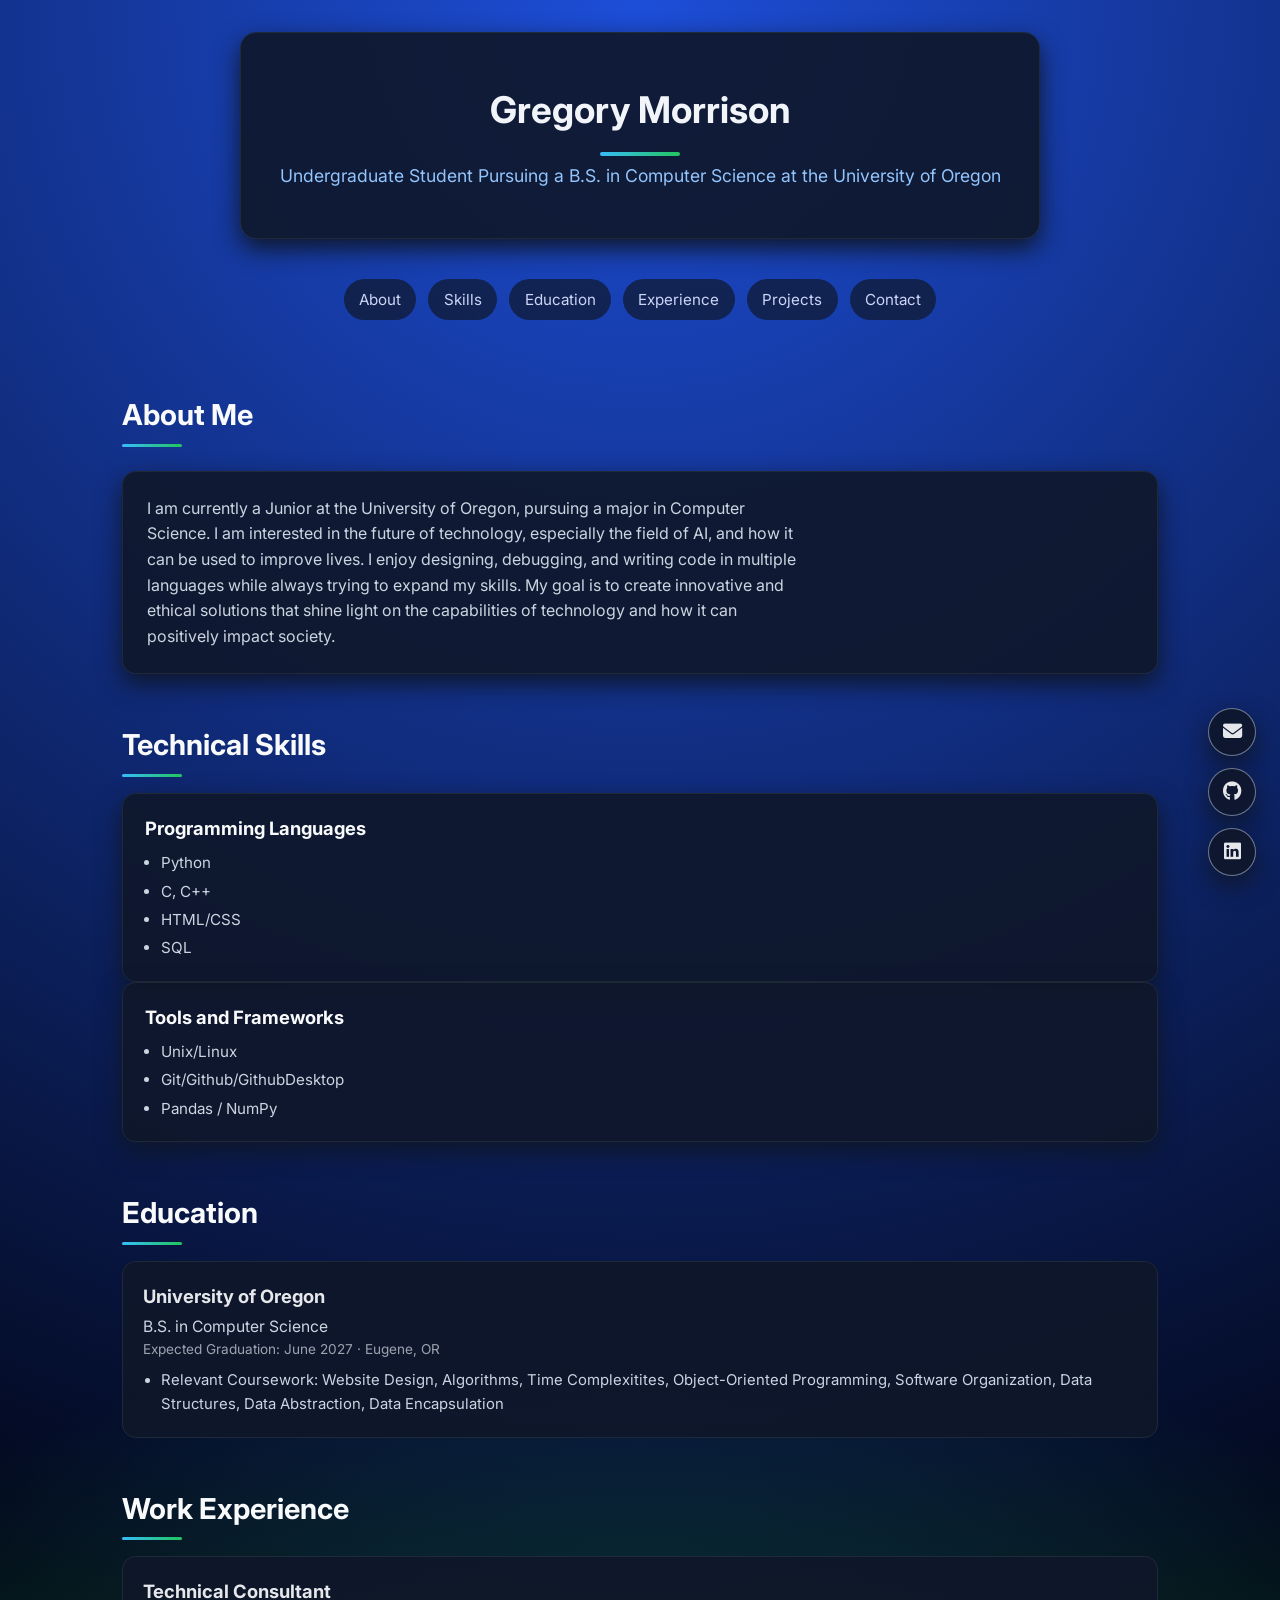
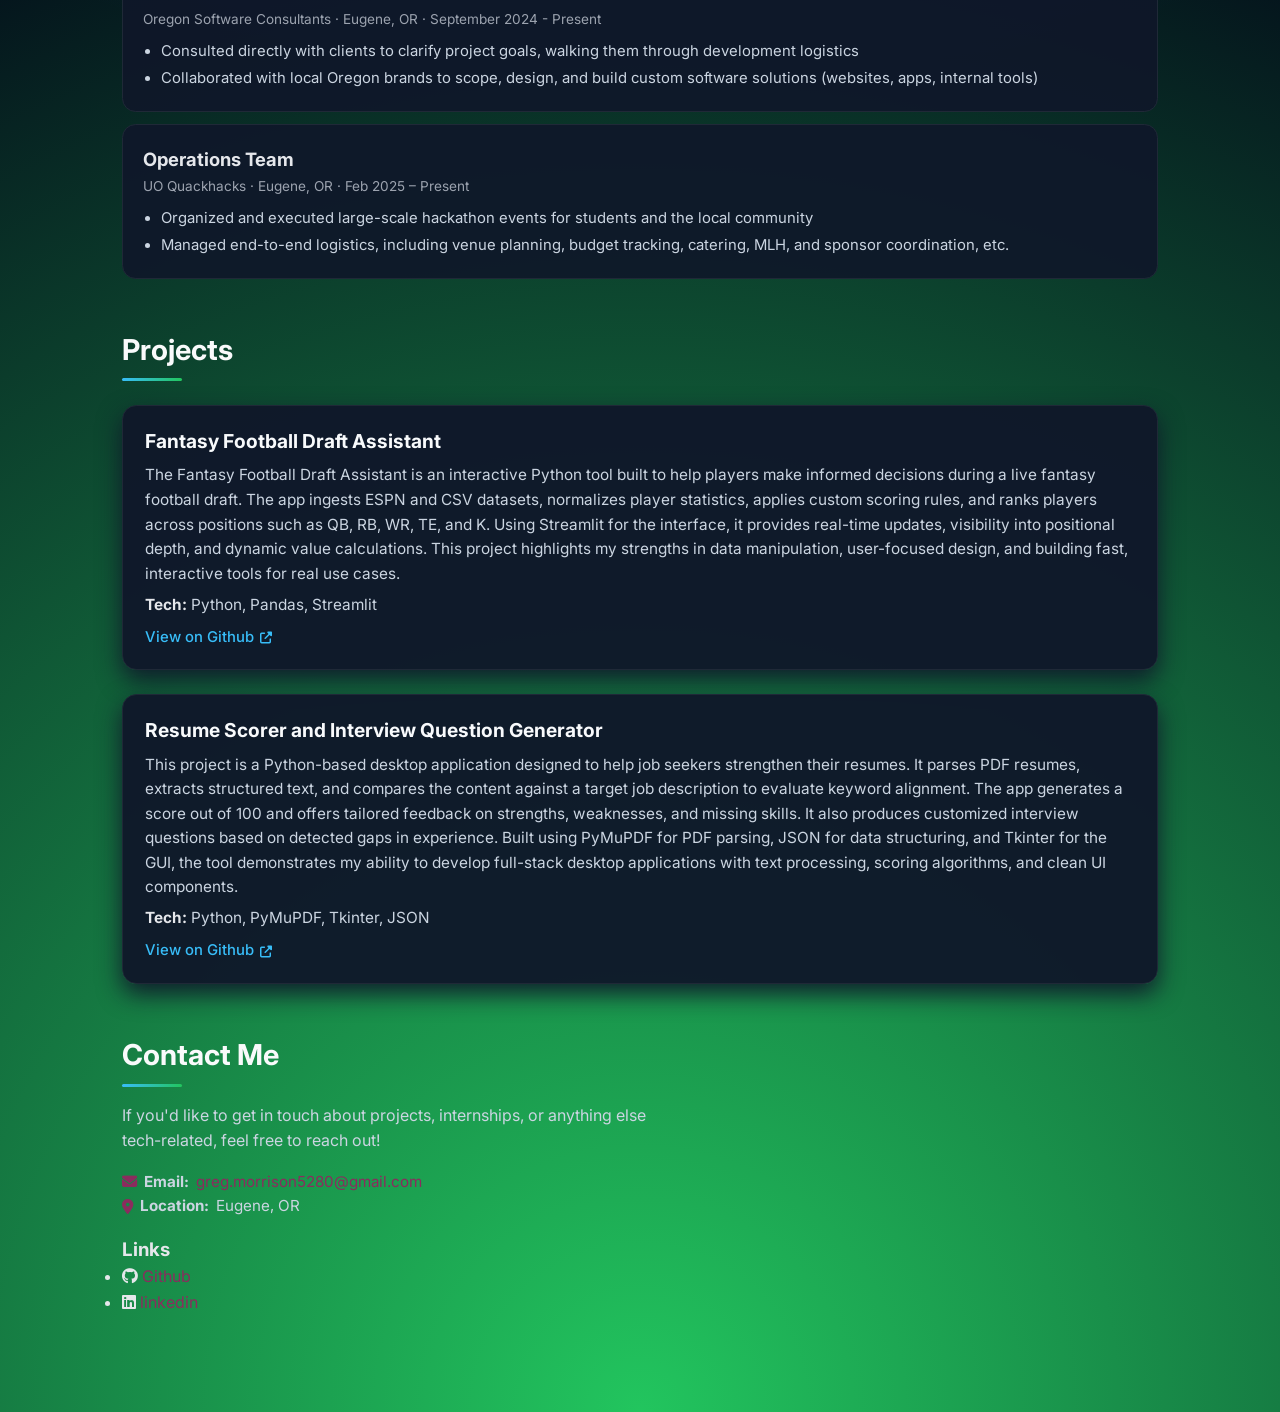
<file: index.html>
<!DOCTYPE html>
<html>
    <head>
        <meta charset = "UTF-8"> 
        <meta name="viewport" content="width=device-width, initial-scale=1.0">
        <title> Gregory Morrison | Portfolio</title>

        <link rel="stylesheet" href="https://cdnjs.cloudflare.com/ajax/libs/font-awesome/6.5.0/css/all.min.css">
        <link href="https://fonts.googleapis.com/css2?family=Inter:wght@400;500;600;700&display=swap" rel="stylesheet">
         <link rel="stylesheet" href="styles.css">

    </head>
    <body>
        <header class="hero-header">
            <h1> Gregory Morrison </h1>
            <p> Undergraduate Student Pursuing a B.S. in Computer Science at the University of Oregon </p>
        </header>

        <nav class="nav-links">
            <a href="#about">About</a>
            <a href="#skills">Skills</a>
            <a href="#education">Education</a>
            <a href="#experience">Experience</a>
            <a href="#projects">Projects</a>
            <a href="#contact">Contact</a>
        </nav>

        <main>
            <section id="about">
                <h2>About Me</h2>
                <div class="about-card">
                    <p>I am currently a Junior at the University of Oregon, pursuing a major in Computer Science. 
                I am interested in the future of technology, especially the field of AI, and how it can be used to improve lives. 
                I enjoy designing, debugging, and writing code in multiple languages while always trying to expand my skills. 
                My goal is to create innovative and ethical solutions that shine light on the capabilities of technology and how it can positively impact society.
                   </p>
                </div>
            </section>

            <section id="skills">
                <h2>Technical Skills</h2>

                <div class="skill-grid-match">

                <div class="skill-card-match">
                    <h3>Programming Languages</h3>
                <ul>
                    <li>Python</li>
                    <li>C, C++</li>
                    <li>HTML/CSS</li>
                    <li>SQL</li>
                </ul>
            </div>

            <div class="skill-card-match">
                <h3>Tools and Frameworks</h3>
                <ul>
                    <li>Unix/Linux</li>
                    <li>Git/Github/GithubDesktop</li>
                    <li>Pandas / NumPy</li>
                </ul>
            </div>
            </section>

            <section id="education">
                <h2>Education</h2>

                <div class="edu-item">
                    <h3>University of Oregon</h3>
                    <p class="edu-degree">B.S. in Computer Science</p>
                    <p class="edu-meta">Expected Graduation: June 2027 · Eugene, OR</p>
                    <ul>
                        <li>Relevant Coursework: Website Design, Algorithms, Time Complexitites, Object-Oriented Programming, Software Organization, Data Structures, Data Abstraction, Data Encapsulation </li>
                    </ul>
                </div>
            </section>

            <section id="experience">
                <h2>Work Experience</h2>

                <div class="exp-item">
                    <h3>Technical Consultant</h3>
                    <p class="exp-meta">Oregon Software Consultants · Eugene, OR · September 2024 - Present</p>
                    <ul>
                        <li>Consulted directly with clients to clarify project goals, walking them through development logistics</li>
                        <li>Collaborated with local Oregon brands to scope, design, and build custom software solutions (websites, apps, internal tools)</li>
                    </ul>
                </div>

                <div class="exp-item">
                    <h3>Operations Team</h3>
                    <p class="exp-meta">UO Quackhacks · Eugene, OR · Feb 2025 – Present</p>
                    <ul>
                        <li>Organized and executed large-scale hackathon events for students and the local community</li>
                        <li>Managed end-to-end logistics, including venue planning, budget tracking, catering, MLH, and sponsor coordination, etc.</li>
                    </ul>
                </div>
            </section>


            <section id="projects">
                <h2>Projects</h2>

                <div class="project-card">
                    <h3>Fantasy Football Draft Assistant</h3>
                    <p>The Fantasy Football Draft Assistant is an interactive Python tool built to help players make informed decisions during a live fantasy football draft. The app ingests ESPN and CSV datasets, normalizes player statistics, applies custom scoring rules, and ranks players across positions such as QB, RB, WR, TE, and K. Using Streamlit for the interface, it provides real-time updates, visibility into positional depth, and dynamic value calculations. This project highlights my strengths in data manipulation, user-focused design, and building fast, interactive tools for real use cases.</p>
                    <p><strong>Tech: </strong> Python, Pandas, Streamlit</p>
                    <a href="https://github.com/Gregmorr/FantasyFootballChatBot.git" target="_blank">View on Github</a>
                </div>

                <div class="project-card">
                    <h3>Resume Scorer and Interview Question Generator</h3>
                    <p>This project is a Python-based desktop application designed to help job seekers strengthen their resumes. It parses PDF resumes, extracts structured text, and compares the content against a target job description to evaluate keyword alignment. The app generates a score out of 100 and offers tailored feedback on strengths, weaknesses, and missing skills. It also produces customized interview questions based on detected gaps in experience. Built using PyMuPDF for PDF parsing, JSON for data structuring, and Tkinter for the GUI, the tool demonstrates my ability to develop full-stack desktop applications with text processing, scoring algorithms, and clean UI components.</p>
                    <p><strong>Tech: </strong>Python, PyMuPDF, Tkinter, JSON</p>
                    <a href="https://github.com/Tyrost/Resume-Builder-UO-Hackathon.git" target="_blank">View on Github</a>
                </div>
            </section>

            <section id="contact">
                <h2>Contact Me</h2>
                <p>If you'd like to get in touch about projects, internships, or anything else tech-related, feel free to reach out!</p>
                <div class="contact-info">
                    
                    <p>
                        <i class="fa-solid fa-envelope"></i>
                        <strong>Email: </strong> <a href="mailto:greg.morrison5280@gmail.com">greg.morrison5280@gmail.com</a></p>

                    <p>
                        <i class="fa-solid fa-location-dot"></i>
                        <strong>Location: </strong> Eugene, OR</p>
                </div>

                <div class="social-info">
                    <h3>Links</h3>
                    <ul>
                        <li>
                            <i class="fa-brands fa-github"></i>
                            <a href="https://github.com/Gregmorr" target="_blank">Github</a></li>
                        <li>
                            <i class="fa-brands fa-linkedin"></i>
                            <a href="www.linkedin.com/in/gregmorrison12" target="_blank">linkedin</a></li>
                    </ul>

                </div>


            </section>
        </main>
        <div class="floating-links">
            <a href="#contact" class="fab" title="Contact">
                <i class="fa-solid fa-envelope"></i>
            </a>
            <a href="https://github.com/Gregmorr" class="fab" target="_blank" title="GitHub">
                <i class="fa-brands fa-github"></i>
            </a>
            <a href="https://www.linkedin.com/in/gregmorrison12/" class="fab" target="_blank" title="LinkedIn">
                <i class="fa-brands fa-linkedin"></i>
            </a>
        </div>
    </body>
</html>
</file>
<file: styles.css>
/* ============================
   GLOBAL / RESET
   ============================ */

* {
  margin: 0;
  padding: 0;
  box-sizing: border-box;
}

html {
  scroll-behavior: smooth;
}

body {
  font-family: "Inter", system-ui, -apple-system, BlinkMacSystemFont, "Segoe UI", sans-serif;
  background:
    radial-gradient(circle at top, #1d4ed8 0, transparent 55%),
    radial-gradient(circle at bottom, #22c55e 0, transparent 55%),
    #020617;
  color: #e5e7eb;
  line-height: 1.6;
  min-height: 100vh;
}

/* A simple centered layout */
header.site-header,
main,
footer.site-footer {
  max-width: 1100px;
  margin: 0 auto;
  padding: 0 1.5rem;
}

/* Links */
a {
  color: #38bdf8;
  text-decoration: none;
}

a:hover {
  text-decoration: underline;
}

/* Section spacing */
.section,
#about,
#skills,
#education,
#experience,
#projects,
#contact {
  margin-top: 3.0rem;
  margin-bottom: 3.0rem;
}

.section h2,
#about h2,
#skills h2,
#education h2,
#experience h2,
#projects h2,
#contact h2 {
  font-size: 1.8rem;
  margin-bottom: 1rem;
  color: #f9fafb;
  position: relative;
}

.section h2::after,
#about h2::after,
#skills h2::after,
#education h2::after,
#experience h2::after,
#projects h2::after,
#contact h2::after {
  content: "";
  display: block;
  width: 60px;
  height: 3px;
  background: linear-gradient(to right, #38bdf8, #22c55e);
  border-radius: 999px;
  margin-top: 0.35rem;
}


/* ============================
   HEADER & NAV
   ============================ */

.site-header {
  position: sticky;
  top: 0;
  z-index: 50;
  backdrop-filter: blur(14px);
  background: rgba(15, 23, 42, 0.92);
  border-bottom: 1px solid rgba(148, 163, 184, 0.35);
  padding: 1rem 1.5rem;
  display: flex;
  flex-direction: column;
  gap: 0.5rem;
}

.site-header h1 {
  font-size: 1.9rem;
  font-weight: 700;
}

.site-header p {
  color: #9ca3af;
  font-size: 0.95rem;
}

.site-header nav {
  margin-top: 0.5rem;
  display: flex;
  flex-wrap: wrap;
  gap: 0.75rem;
}

.site-header nav a {
  font-size: 0.9rem;
  padding: 0.4rem 0.75rem;
  border-radius: 999px;
  background: rgba(15, 23, 42, 0.7);
  border: 1px solid transparent;
  color: #cbd5f5;
  text-decoration: none;
  transition: all 0.2s ease;
}

.site-header nav a:hover {
  border-color: rgba(148, 163, 184, 0.7);
  background: rgba(15, 23, 42, 1);
}

/* Larger screens: header row layout */
@media (min-width: 768px) {
  .site-header {
    padding: 1rem 0;
    flex-direction: row;
    align-items: center;
    justify-content: space-between;
  }

  header.site-header,
  main,
  footer.site-footer {
    padding: 0 2rem;
  }
}

/* ============================
   MAIN LAYOUT
   ============================ */

main {
  padding-top: 1.5rem;
  padding-bottom: 3rem;
}

/* About Section */
#about p {
  max-width: 650px;
  color: #cbd5e1;
}

/* ============================
   SKILLS
   ============================ */

.skills-grid {
  display: grid;
  gap: 1rem;
  grid-template-columns: repeat(auto-fit, minmax(220px, 1fr));
}

.skill-card {
  background: rgba(15, 23, 42, 0.9);
  border: 1px solid #1f2937;
  border-radius: 0.85rem;
  padding: 1rem;
  box-shadow: 0 8px 20px rgba(15, 23, 42, 0.9);
  transition: all 0.2s ease;
}

.skill-card:hover {
  border-color: #38bdf8;
  transform: translateY(-3px);
  box-shadow: 0 12px 26px rgba(15, 23, 42, 0.9);
}

.skill-card h3 {
  font-size: 1.1rem;
  margin-bottom: 0.4rem;
}

.skill-card ul {
  list-style: none;
  font-size: 0.93rem;
  color: #cbd5e1;
}

.skill-card li {
  margin-bottom: 0.2rem;
}

/* ============================
   PROJECTS
   ============================ */

#projects {
  margin-top: 2.5rem;
}

#projects h2 {
  margin-bottom: 1.5rem;
}

/* Project Card */
.project-card {
  background: rgba(15, 23, 42, 0.95);
  border: 1px solid #1f2937;
  border-radius: 0.9rem;
  padding: 1.25rem 1.4rem;
  margin-bottom: 1.5rem;
  box-shadow: 0 10px 24px rgba(15, 23, 42, 0.95);
  transition: all 0.25s ease;
}

.project-card:hover {
  border-color: #38bdf8;
  box-shadow: 0 18px 36px rgba(15, 23, 42, 1);
  transform: translateY(-3px);
}

.project-card h3 {
  color: #f8fafc;
  margin-bottom: 0.4rem;
  font-size: 1.2rem;
}

.project-card p {
  color: #cbd5e1;
  margin-bottom: 0.4rem;
  font-size: 0.96rem;
}

.project-card p strong {
  color: #e5e7eb;
}

.project-card a {
  display: inline-flex;
  align-items: center;
  gap: 0.35rem;
  color: #38bdf8;
  font-size: 0.93rem;
  font-weight: 500;
  text-decoration: none;
}

.project-card a::after {
  content: "\f35d"; /* fa-arrow-up-right-from-square */
  font-family: "Font Awesome 6 Free";
  font-weight: 900;
  font-size: 0.75rem;
}

.project-card a:hover {
  text-decoration: underline;
}

/* ============================
   EDUCATION
   ============================ */

.edu-item {
  background: rgba(15, 23, 42, 0.9);
  border: 1px solid #1f2937;
  border-radius: 0.85rem;
  padding: 1.25rem;
  margin-top: 0.75rem;
}

.edu-item h3 {
  font-size: 1.15rem;
  margin-bottom: 0.2rem;
}

.edu-degree {
  color: #cbd5e1;
  font-size: 0.98rem;
}

.edu-meta {
  color: #9ca3af;
  font-size: 0.85rem;
  margin-bottom: 0.5rem;
}

.edu-item ul {
  list-style: disc;
  margin-left: 1.1rem;
  color: #cbd5e1;
  font-size: 0.93rem;
}

/* ============================
   EXPERIENCE
   ============================ */

.exp-item {
  background: rgba(15, 23, 42, 0.9);
  border: 1px solid #1f2937;
  border-radius: 0.85rem;
  padding: 1.25rem;
  margin-top: 0.75rem;
}

.exp-item h3 {
  font-size: 1.15rem;
  margin-bottom: 0.15rem;
}

.exp-meta {
  color: #9ca3af;
  font-size: 0.85rem;
  margin-bottom: 0.55rem;
}

.exp-item ul {
  list-style: disc;
  margin-left: 1.1rem;
  color: #cbd5e1;
  font-size: 0.93rem;
}

.exp-item li + li {
  margin-top: 0.2rem;
}

/* ============================
   CONTACT
   ============================ */

#contact p {
  color: #cbd5e1;
  max-width: 550px;
}

.contact-info {
  margin: 1rem 0;
}

.contact-info p {
  display: flex;
  align-items: center;
  gap: 0.45rem;
  font-size: 0.95rem;
}

.contact-info i {
  /* use darker complementary accent for contact icons to pair with light green background */
  color: #8B2C5E;
}

.social-links {
  margin-top: 0.75rem;
}

.social-links h3 {
  font-size: 1rem;
  margin-bottom: 0.4rem;
}

.social-links ul {
  list-style: none;
  display: flex;
  flex-wrap: wrap;
  gap: 0.75rem;
}

.social-links li {
  display: flex;
  align-items: center;
  gap: 0.35rem;
  font-size: 0.95rem;
}

.social-links i {
  /* use darker complementary accent for social icons (GitHub / LinkedIn) */
  color: #8B2C5E;
}

/* Contact-specific link colors: override global link color only inside the contact section */
#contact a,
#contact .contact-info a,
#contact .social-links a {
  color: #8B2C5E;
  text-decoration: none;
}

#contact a:hover,
#contact .contact-info a:hover,
#contact .social-links a:hover {
  color: #bf6aa0; /* lighter complementary hover */
  text-decoration: underline;
}

/* ============================
   FOOTER
   ============================ */

.site-footer {
  max-width: 1100px;
  margin: 0 auto;
  padding: 1rem 1.5rem 2rem;
  border-top: 1px solid rgba(148, 163, 184, 0.3);
  color: #9ca3af;
  font-size: 0.85rem;
  text-align: center;
}

/* ============================
   FLOATING ACTION BUTTONS
   ============================ */

.floating-links {
  position: fixed;
  right: 1.5rem;
  bottom: 1.5rem;
  display: flex;
  flex-direction: column;
  gap: 0.75rem;
  z-index: 100;
}

.fab {
  width: 3rem;
  height: 3rem;
  border-radius: 999px;
  display: inline-flex;
  align-items: center;
  justify-content: center;
  background: rgba(15, 23, 42, 0.9);
  border: 1px solid rgba(148, 163, 184, 0.7);
  box-shadow: 0 10px 25px rgba(15, 23, 42, 0.95);
  color: #e5e7eb;
  text-decoration: none;
  transition: all 0.2s ease;
}

.fab:hover {
  transform: translateY(-2px) scale(1.03);
  border-color: #38bdf8;
  box-shadow: 0 16px 32px rgba(15, 23, 42, 0.95);
  color: #38bdf8;
}

.fab i {
  font-size: 1.2rem;
}

/* Hide floating buttons on very small screens if you want */
@media (max-width: 480px) {
  .floating-links {
    right: 1rem;
    bottom: 1rem;
  }
}

/* ====== Glow Hover Effect for Cards ====== */

.project-card:hover,
.skill-card:hover,
.edu-item:hover,
.exp-item:hover {
  border-color: #38bdf8;
  box-shadow:
    0 0 10px rgba(56, 189, 248, 0.35),
    0 0 25px rgba(56, 189, 248, 0.25),
    0 0 45px rgba(56, 189, 248, 0.15);
  transform: translateY(-4px);
}


/* ====== Glow Effect for Floating Buttons ====== */
.fab:hover {
  box-shadow:
    0 0 12px rgba(56, 189, 248, 0.55),
    0 0 28px rgba(56, 189, 248, 0.35),
    0 0 42px rgba(56, 189, 248, 0.25);
}

/* ====== Glow for Navigation Buttons ====== */
.site-header nav a:hover {
  color: #38bdf8;
  background: rgba(15, 23, 42, 0.95);
  border-color: #38bdf8;
  box-shadow:
    0 0 10px rgba(56, 189, 248, 0.4),
    0 0 20px rgba(56, 189, 248, 0.2);
}

/* ====== Glow for Icons in Contact Section ====== */
.social-links li:hover i,
.contact-info p:hover i {
  color: #38bdf8;
  text-shadow:
    0 0 6px rgba(56, 189, 248, 0.7),
    0 0 14px rgba(56, 189, 248, 0.4);
}

/* ============================
   HERO / TITLE SECTION
   ============================ */

.hero-header {
  text-align: center;
  padding: 3rem 1rem;
  margin: 2rem auto;
  max-width: 800px;
  background: rgba(15, 23, 42, 0.9);
  border: 1px solid #1f2937;
  border-radius: 1rem;
  box-shadow: 0 10px 24px rgba(15, 23, 42, 1);
  transition: all 0.25s ease;
}

.hero-header:hover {
  border-color: #38bdf8;
  box-shadow:
    0 0 10px rgba(56, 189, 248, 0.35),
    0 0 25px rgba(56, 189, 248, 0.25),
    0 0 45px rgba(56, 189, 248, 0.15);
}

.hero-header h1 {
  font-size: 2.3rem;
  color: #f1f5f9;
  margin-bottom: 0.4rem;
}

.hero-header h1::after {
  content: "";
  display: block;
  width: 80px;
  height: 4px;
  margin: 0.75rem auto 0;
  background: linear-gradient(to right, #38bdf8, #22c55e);
  border-radius: 999px;
}


.hero-header p {
  font-size: 1.1rem;
  color: #93c5fd;
}

/* ============================
   ABOUT ME (MATCH CARD STYLE)
   ============================ */

.about-card {
  background: rgba(15, 23, 42, 0.9);
  border: 1px solid #1f2937;
  border-radius: 0.85rem;
  padding: 1.5rem;
  margin-top: 1.5rem;
  box-shadow: 0 10px 24px rgba(15, 23, 42, 1);
  transition: all 0.25s ease;
}

.about-card:hover {
  border-color: #38bdf8;
  box-shadow:
    0 0 10px rgba(56, 189, 248, 0.35),
    0 0 25px rgba(56, 189, 248, 0.25),
    0 0 45px rgba(56, 189, 248, 0.15);
}

.about-card p {
  color: #cbd5e1;
  font-size: 1rem;
  line-height: 1.6;
}

/* ============================
   TECHNICAL SKILLS — GRID MATCH
   ============================ */

.skill-section {
  display: grid;
  gap: 1.5rem;
  grid-template-columns: repeat(auto-fit, minmax(260px, 1fr));
  /* spacing handled by the #skills section rule to keep headers consistent */
  margin-top: 0;
}

/* ============================
   CENTERED NAVIGATION LINKS
   ============================ */

.nav-links {
  display: flex;
  justify-content: center;   /* <-- centers all nav buttons */
  flex-wrap: wrap;
  gap: 0.75rem;
  width: 100%;
  margin: 0 auto;
  padding-top: 0.5rem;
}

.nav-links a {
  text-decoration: none;
  padding: 0.45rem 0.9rem;
  background: rgba(15, 23, 42, 0.7);
  color: #cbd5f5;
  border-radius: 999px;
  border: 1px solid transparent;
  font-size: 0.95rem;
  transition: all 0.2s ease;
}

.nav-links a:hover {
  border-color: #38bdf8;
  box-shadow:
    0 0 10px rgba(56, 189, 248, 0.35),
    0 0 25px rgba(56, 189, 248, 0.25),
    0 0 45px rgba(56, 189, 248, 0.15);
  color: #38bdf8;
}

/* ============================
   TECHNICAL SKILLS (MATCH CARDS)
   ============================ */

.skills-grid-match {
  display: grid;
  gap: 1.5rem;
  margin-top: 1.5rem;
  grid-template-columns: repeat(auto-fit, minmax(260px, 1fr));
}

.skill-card-match {
  background: rgba(15, 23, 42, 0.9);
  border: 1px solid #1f2937;
  border-radius: 0.85rem;
  padding: 1.25rem 1.4rem;
  box-shadow: 0 10px 24px rgba(15, 23, 42, 1);
  transition: all 0.25s ease;
}

/* Hover glow */
.skill-card-match:hover {
  border-color: #38bdf8;
  box-shadow:
    0 0 10px rgba(56, 189, 248, 0.35),
    0 0 25px rgba(56, 189, 248, 0.25),
    0 0 45px rgba(56, 189, 248, 0.15);
  transform: translateY(-4px);
}

.skill-card-match h3 {
  font-size: 1.15rem;
  margin-bottom: 0.5rem;
  color: #f8fafc;
}

.skill-card-match ul {
  list-style: disc;
  margin-left: 1rem;
  color: #cbd5e1;
  font-size: 0.95rem;
}

.skill-card-match li + li {
  margin-top: 0.25rem;
}
</file>
